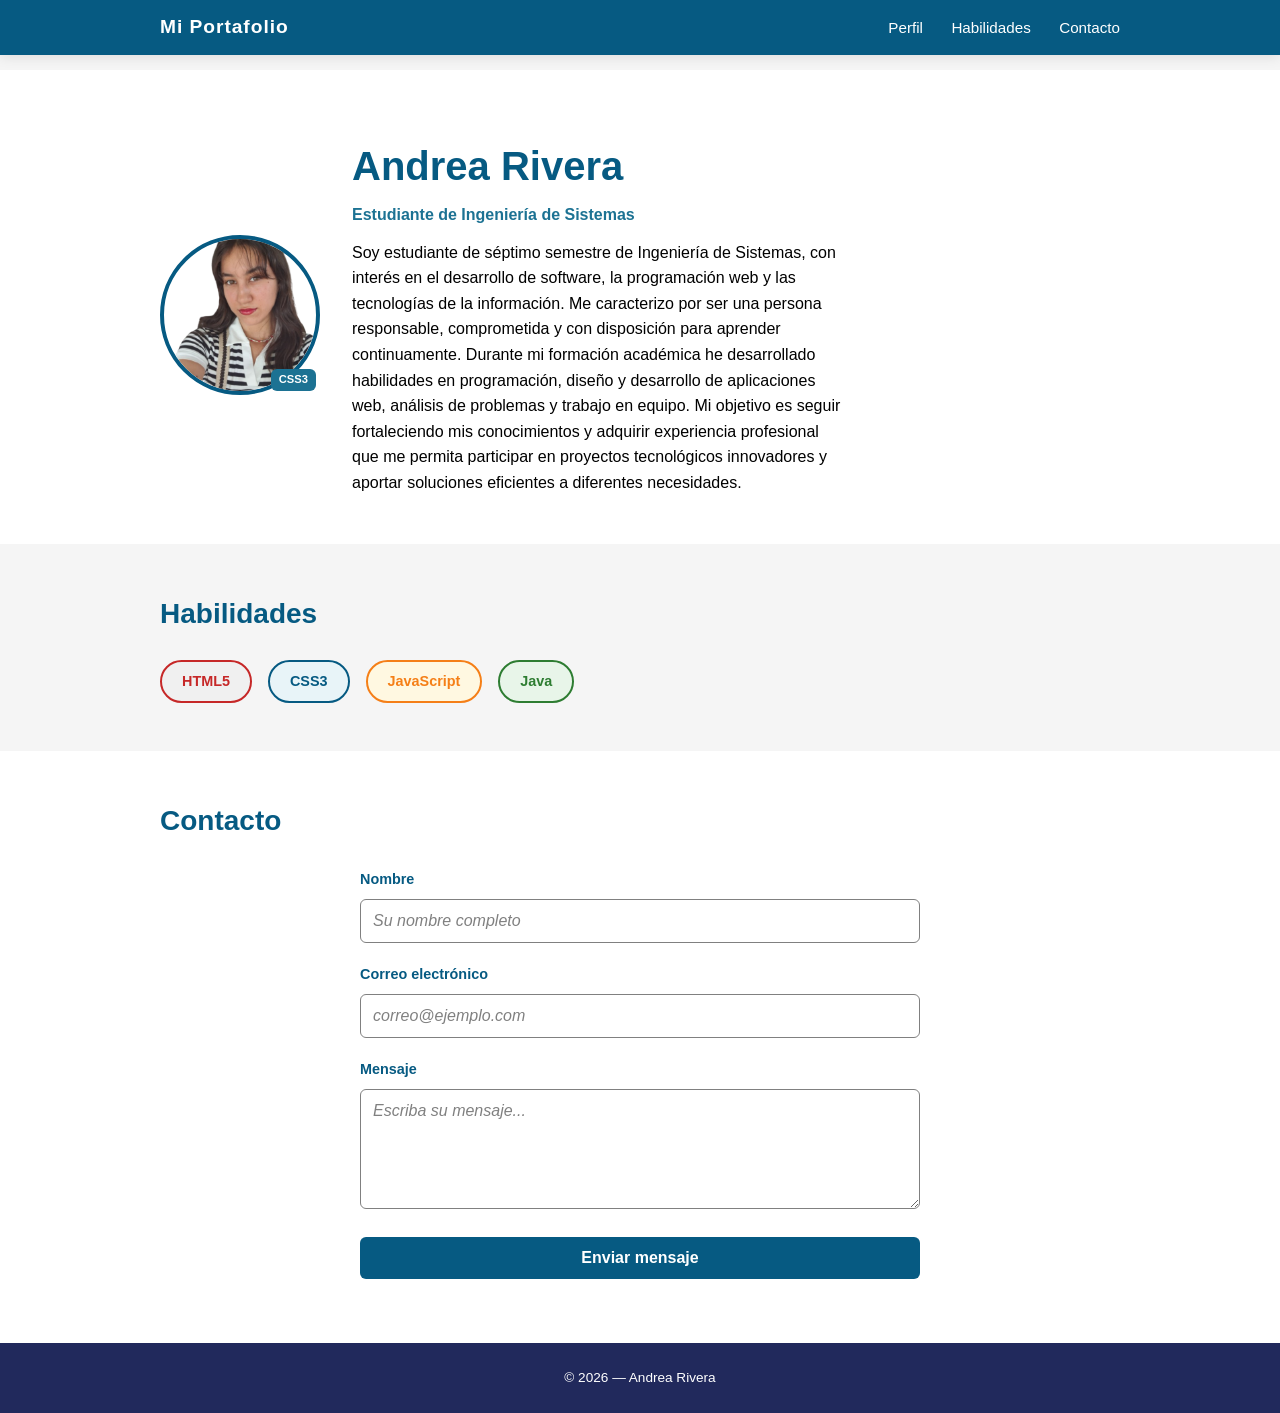
<file: parte-1-perfil-css3/index.html>
<!DOCTYPE html>
<html lang="es">
<head>
<meta charset="UTF-8">
<meta name="viewport" content="width=device-width, initial-scale=1.0">
<title>Perfil — Andrea Rivera</title>
<link rel="stylesheet" href="css/estilos.css">
</head>
<body>
<header class="site-header">
  <div class="header-inner">
    <span class="logo">Mi Portafolio</span>
    <nav class="main-nav">
      <a href="#perfil">Perfil</a>
      <a href="#habilidades">Habilidades</a>
      <a href="#contacto">Contacto</a>
    </nav>
  </div>
</header>

<main>
  <section id="perfil" class="profile-section">
    <div class="profile-card">
      <div class="avatar-wrapper">
        <img src="img/perfil.png" alt="Foto de perfil" class="avatar">
        <span class="badge">CSS3</span>
      </div>
      <div class="profile-info">
        <h1 class="profile-name">Andrea Rivera</h1>
        <p class="profile-title">Estudiante de Ingeniería de Sistemas</p>
        <p class="profile-bio">Soy estudiante de séptimo semestre de Ingeniería de Sistemas, con interés en el desarrollo de software, la programación web y las tecnologías de la información. Me caracterizo por ser una persona responsable, comprometida y con disposición para aprender continuamente. Durante mi formación académica he desarrollado habilidades en programación, diseño y desarrollo de aplicaciones web, análisis de problemas y trabajo en equipo. Mi objetivo es seguir fortaleciendo mis conocimientos y adquirir experiencia profesional que me permita participar en proyectos tecnológicos innovadores y aportar soluciones eficientes a diferentes necesidades.
</p>
      </div>
    </div>
  </section>

  <section id="habilidades" class="skills-section">
    <h2 class="section-title">Habilidades</h2>
    <ul class="skills-list">
      <li class="skill-item skill-item--html">HTML5</li>
      <li class="skill-item skill-item--css">CSS3</li>
      <li class="skill-item skill-item--js">JavaScript</li>
      <li class="skill-item skill-item--java">Java</li>
    </ul>
  </section>

  <section id="contacto" class="contact-section">
    <h2 class="section-title">Contacto</h2>
    <form class="contact-form" novalidate>
      <div class="form-group">
        <label for="nombre">Nombre</label>
        <input type="text" id="nombre" name="nombre" placeholder="Su nombre completo" required>
      </div>
      <div class="form-group">
        <label for="email">Correo electrónico</label>
        <input type="email" id="email" name="email" placeholder="correo@ejemplo.com" required>
      </div>
      <div class="form-group">
        <label for="mensaje">Mensaje</label>
        <textarea id="mensaje" name="mensaje" rows="5" placeholder="Escriba su mensaje..." required></textarea>
      </div>
      <button type="submit" class="btn-primary">Enviar mensaje</button>
    </form>
  </section>
</main>

<footer class="site-footer">
  <p>&copy; 2026 — Andrea Rivera</p>
</footer>
</body>
</html>
</file>
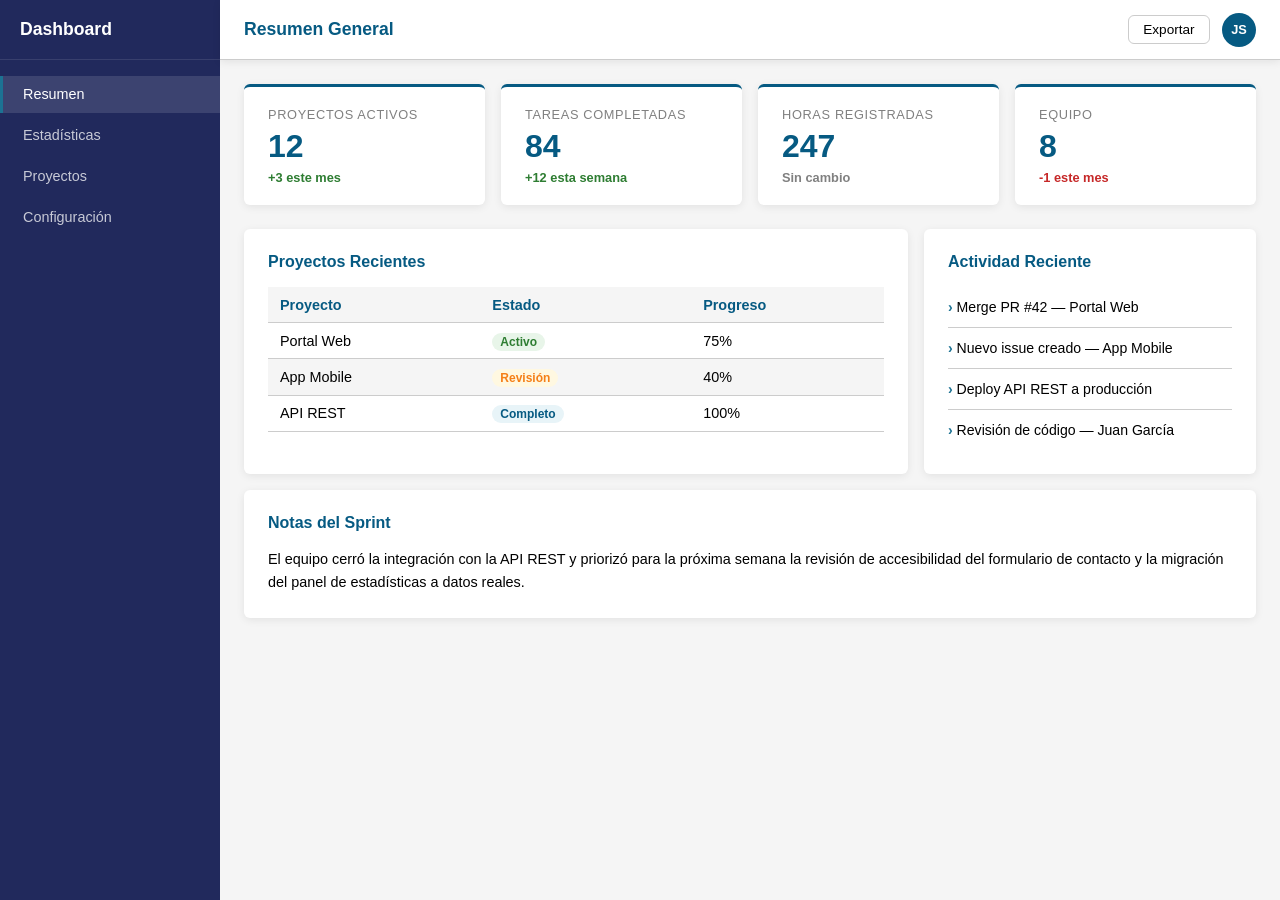
<file: parte-2-dashboard-grid/index.html>
<!DOCTYPE html>
<html lang="es">
<head>
<meta charset="UTF-8">
<meta name="viewport" content="width=device-width, initial-scale=1.0">
<title>Dashboard CSS3</title>
<link rel="stylesheet" href="css/dashboard.css">
</head>
<body>
<div class="app-layout">
  <aside class="sidebar">
    <div class="sidebar__brand">Dashboard</div>
    <nav class="sidebar__nav">
      <a href="#" class="nav-link nav-link--active">Resumen</a>
      <a href="#" class="nav-link">Estadísticas</a>
      <a href="#" class="nav-link">Proyectos</a>
      <a href="#" class="nav-link">Configuración</a>
    </nav>
  </aside>

  <header class="topbar">
    <h1 class="topbar__title">Resumen General</h1>
    <div class="topbar__actions">
      <button class="btn-icon">Exportar</button>
      <div class="avatar-mini">JS</div>
    </div>
  </header>

  <main class="dashboard-main">
    <section class="stats-row">
      <div class="stat-card">
        <span class="stat-card__label">Proyectos Activos</span>
        <span class="stat-card__value">12</span>
        <span class="stat-card__trend trend--up">+3 este mes</span>
      </div>
      <div class="stat-card">
        <span class="stat-card__label">Tareas Completadas</span>
        <span class="stat-card__value">84</span>
        <span class="stat-card__trend trend--up">+12 esta semana</span>
      </div>
      <div class="stat-card">
        <span class="stat-card__label">Horas Registradas</span>
        <span class="stat-card__value">247</span>
        <span class="stat-card__trend trend--neutral">Sin cambio</span>
      </div>
      <div class="stat-card">
        <span class="stat-card__label">Equipo</span>
        <span class="stat-card__value">8</span>
        <span class="stat-card__trend trend--down">-1 este mes</span>
      </div>
    </section>

    <section class="content-row">
      <div class="card card--main">
        <h2 class="card__title">Proyectos Recientes</h2>
        <table class="project-table">
          <thead><tr><th>Proyecto</th><th>Estado</th><th>Progreso</th></tr></thead>
          <tbody>
            <tr><td>Portal Web</td><td><span class="badge badge--active">Activo</span></td><td>75%</td></tr>
            <tr><td>App Mobile</td><td><span class="badge badge--review">Revisión</span></td><td>40%</td></tr>
            <tr><td>API REST</td><td><span class="badge badge--done">Completo</span></td><td>100%</td></tr>
          </tbody>
        </table>
      </div>

      <div class="card card--side">
        <h2 class="card__title">Actividad Reciente</h2>
        <ul class="activity-list">
          <li class="activity-item">Merge PR #42 — Portal Web</li>
          <li class="activity-item">Nuevo issue creado — App Mobile</li>
          <li class="activity-item">Deploy API REST a producción</li>
          <li class="activity-item">Revisión de código — Juan García</li>
        </ul>
      </div>

      <div class="card card--notes">
        <h2 class="card__title">Notas del Sprint</h2>
        <p class="notes-text">
          El equipo cerró la integración con la API REST y priorizó para la
          próxima semana la revisión de accesibilidad del formulario de
          contacto y la migración del panel de estadísticas a datos reales.
        </p>
      </div>
    </section>
  </main>
</div>
</body>
</html>
</file>
<file: parte-1-perfil-css3/css/estilos.css>
/* ── Reset global ── */
*, *::before, *::after { box-sizing: border-box; margin: 0; padding: 0; }

/* ── Variables CSS (Custom Properties) ── */
:root {
  --color-primary   : #065A82;
  --color-secondary : #1C7293;
  --color-dark      : #21295C;
  --color-text      : #000000;
  --color-grey      : #808080;
  --color-highlight : #E8F4F8;
  --color-bg        : #F5F5F5;
  --color-white     : #FFFFFF;

  --font-base : "Arial", Helvetica, sans-serif;
  --radius    : 6px;
  --shadow    : 0 2px 12px rgba(0,0,0,0.1);

  /* Escala de espaciado */
  --space-3xs : 0.25rem;
  --space-2xs : 0.5rem;
  --space-xs  : 0.75rem;
  --space-sm  : 1rem;
  --space-md  : 1.25rem;
  --space-lg  : 1.5rem;
  --space-xl  : 2rem;
  --space-2xl : 3rem;
  --space-3xl : 4rem;
}

/* ── Base documento ── */
html { font-size: 16px; scroll-behavior: smooth; }
body {
  font-family : var(--font-base);
  font-size   : 1rem;
  line-height : 1.6;
  color       : var(--color-text);
  background  : var(--color-bg);
}

/* ── Contenedor centrado ── */
.container { max-width: 960px; width: 90%; margin: 0 auto; }

/* ── Header fijo ── */
.site-header {
  position   : fixed;
  top        : 0;
  left       : 0;
  width      : 100%;
  background : var(--color-primary);
  z-index    : 100;
  box-shadow : var(--shadow);
}
.header-inner {
  max-width : 960px;
  width     : 90%;
  margin    : 0 auto;
  padding   : var(--space-xs) 0;
  display   : flex;
  justify-content : space-between;
  align-items     : center;
}
.logo {
  color: var(--color-white);
  font-size: 1.2rem;
  font-weight: 700;
  letter-spacing: 0.05em;
}
.main-nav a {
  color: var(--color-white);
  text-decoration: none;
  margin-left: var(--space-lg);
  font-size: 0.95rem;
  transition: opacity 0.2s;
}
.main-nav a:hover { opacity: 0.75; }

main { padding-top: 70px; }

/* ── Sección perfil ── */
.profile-section {
  padding: var(--space-3xl) 0 var(--space-2xl);
  background: var(--color-white);
}
.profile-card {
  max-width: 960px;
  width: 90%;
  margin: 0 auto;
  display: flex;
  gap: var(--space-xl);
  align-items: center;
}

/* Contexto de posicionamiento para el badge */
.avatar-wrapper {
  position: relative;
  /* Se eligió position: relative en .avatar-wrapper (en vez de aplicar
  absolute directamente sobre .profile-card) para que el contexto de
  posicionamiento del badge quede acotado al avatar mismo: así el badge
  se mueve junto con el avatar si la tarjeta cambia de layout, sin
  depender de la posición de otros elementos hermanos como el texto. */
  flex-shrink: 0;
}
.avatar {
  width: 160px;
  height: 160px;
  border-radius: 50%;
  object-fit: cover;
  border: 4px solid var(--color-primary);
  display: block;
}
.badge {
  position: absolute;
  bottom: 4px;
  right: 4px;
  background: var(--color-secondary);
  color: var(--color-white);
  font-size: 0.7rem;
  font-weight: 700;
  padding: 2px 8px;
  border-radius: var(--radius);
}

/* Tipografía fluida: crece entre 1.5rem y 2.5rem según el ancho de viewport.
Se prefiere clamp() sobre fijar 2rem y ajustar con @media porque evita
el salto brusco de tamaño en el breakpoint. */
.profile-name { font-size: clamp(1.5rem, 1rem + 2vw, 2.5rem); color: var(--color-primary); margin-bottom: var(--space-3xs); }
.profile-title { color: var(--color-secondary); font-weight: 700; margin-bottom: var(--space-xs); }
.profile-bio { color: var(--color-text); max-width: 55ch; }

.skills-section {
  padding: var(--space-2xl) 0;
  background: var(--color-bg);
}

.skills-section .section-title,
.contact-section .section-title {
  font-size: 1.75rem;
  color: var(--color-primary);
  margin-bottom: var(--space-lg);
  max-width: 960px;
  width: 90%;
  margin-left: auto;
  margin-right: auto;
}

.skills-list {
  list-style: none;
  display: flex;
  gap: var(--space-sm);
  flex-wrap: wrap;
  max-width: 960px;
  width: 90%;
  margin: 0 auto;
}

/* Se eligió el combinador de hijo directo (>) en vez del selector
descendente a propósito: si en el futuro se agrupan skills en
sub-listas, el hijo directo solo afecta a los <li> pegados a
.skills-list y no a los de esas sub-listas anidadas. */
.skills-list > .skill-item {
  padding: var(--space-2xs) var(--space-md);
  border-radius: 2rem;
  font-weight: 700;
  font-size: 0.9rem;
  cursor: default;
  transition: transform 0.15s ease;
}
.skills-list > .skill-item:hover { transform: translateY(-2px); }

.skill-item--html { background: #F0F0F0; color: #C62828; border: 2px solid #C62828; }
.skill-item--css  { background: #E8F4F8; color: #065A82; border: 2px solid #065A82; }
.skill-item--js   { background: #FFF8E1; color: #F57F17; border: 2px solid #F57F17; }
.skill-item--java { background: #E8F5E9; color: #2E7D32; border: 2px solid #2E7D32; }

.contact-section {
  padding: var(--space-2xl) 0 var(--space-3xl);
  background: var(--color-white);
}
.contact-form {
  max-width: 560px;
  width: 90%;
  margin: 0 auto;
}
.form-group { margin-bottom: var(--space-md); }
.form-group label {
  display: block;
  font-weight: 700;
  font-size: 0.9rem;
  color: var(--color-primary);
  margin-bottom: var(--space-2xs);
}

input[type="text"],
input[type="email"],
textarea {
  width: 100%;
  padding: var(--space-xs);
  border: 1px solid var(--color-grey);
  border-radius: var(--radius);
  font-family: inherit;
  font-size: 1rem;
  color: var(--color-text);
  background: var(--color-white);
  transition: border-color 0.2s, box-shadow 0.2s;
}

input:focus, textarea:focus {
  outline: none;
  border-color: var(--color-primary);
  box-shadow: 0 0 0 3px rgba(6, 90, 130, 0.2);
}

::placeholder { color: var(--color-grey); font-style: italic; }
textarea { resize: vertical; min-height: 120px; }

.btn-primary {
  display: block;
  width: 100%;
  padding: var(--space-xs);
  background: var(--color-primary);
  color: var(--color-white);
  border: none;
  border-radius: var(--radius);
  font-size: 1rem;
  font-weight: 700;
  cursor: pointer;
  transition: background-color 0.2s, transform 0.1s;
}
.btn-primary:hover { background: var(--color-secondary); }
.btn-primary:active { transform: scale(0.98); }

:root {
  /* ...variables existentes... */
  --color-error: #C62828;
}

/* Estrategia A elegida: solo se activa después de que el usuario
escriba algo, evitando que los campos vacíos se vean en rojo al
cargar la página. No requiere !important porque su especificidad
(0,0,2,0) es igual a la de :focus (0,0,2,0) del Paso 7, y al
declararse después en el archivo, gana en empate de especificidad
sin afectar el comportamiento normal de :focus. */
input:invalid:not(:placeholder-shown),
textarea:invalid:not(:placeholder-shown) {
  border-color: var(--color-error);
}

.site-footer {
  text-align: center;
  padding: var(--space-lg);
  background: var(--color-dark);
  color: var(--color-white);
  font-size: 0.85rem;
}
</file>
<file: parte-2-dashboard-grid/css/dashboard.css>
*, *::before, *::after { box-sizing: border-box; margin: 0; padding: 0; }

:root {
  --sidebar-w : 220px;
  --topbar-h  : 60px;
  --primary   : #065A82;
  --secondary : #1C7293;
  --dark      : #21295C;
  --bg        : #F5F5F5;
  --white     : #FFFFFF;
  --text      : #000000;
  --grey      : #808080;
  --border    : #CCCCCC;
  --radius    : 6px;
  --shadow    : 0 2px 8px rgba(0,0,0,0.08);
}

html, body { height: 100%; font-family: Arial, Helvetica, sans-serif; }
body { background: var(--bg); color: var(--text); font-size: 16px; }

.app-layout {
  display: grid;
  min-height: 100vh;
  grid-template-columns: var(--sidebar-w) 1fr;
  grid-template-rows: var(--topbar-h) 1fr;
  grid-template-areas:
    "sidebar topbar"
    "sidebar main";
}
.sidebar { grid-area: sidebar; }
.topbar { grid-area: topbar; }
.dashboard-main { grid-area: main; }

.sidebar {
  background: var(--dark);
  display: flex;
  flex-direction: column;
  padding: 0;
  overflow-y: auto;
}
.sidebar__brand {
  padding: 0 1.25rem;
  height: var(--topbar-h);
  display: flex;
  align-items: center;
  font-size: 1.1rem;
  font-weight: 700;
  color: var(--white);
  border-bottom: 1px solid rgba(255,255,255,0.1);
  flex-shrink: 0;
}
.sidebar__nav {
  display: flex;
  flex-direction: column;
  padding: 1rem 0;
  gap: 0.25rem;
}
.nav-link {
  display: block;
  padding: 0.65rem 1.25rem;
  color: rgba(255,255,255,0.75);
  text-decoration: none;
  font-size: 0.9rem;
  transition: background 0.15s, color 0.15s;
  border-left: 3px solid transparent;
}
.nav-link:hover { background: rgba(255,255,255,0.08); color: var(--white); }
.nav-link--active { background: rgba(255,255,255,0.12); color: var(--white); border-left-color: var(--secondary); }

.topbar {
  background: var(--white);
  border-bottom: 1px solid var(--border);
  display: flex;
  align-items: center;
  justify-content: space-between;
  padding: 0 1.5rem;
  box-shadow: var(--shadow);
}
.topbar__title { font-size: 1.1rem; font-weight: 700; color: var(--primary); }
.topbar__actions { display: flex; align-items: center; gap: 0.75rem; }
.btn-icon {
  padding: 0.4rem 0.9rem;
  border: 1px solid var(--border);
  border-radius: var(--radius);
  background: var(--white);
  cursor: pointer;
  font-size: 0.85rem;
  transition: background 0.15s;
}
.btn-icon:hover { background: var(--bg); }
.avatar-mini {
  width: 34px;
  height: 34px;
  border-radius: 50%;
  background: var(--primary);
  color: var(--white);
  display: flex;
  align-items: center;
  justify-content: center;
  font-size: 0.8rem;
  font-weight: 700;
}

.dashboard-main {
  padding: 1.5rem;
  overflow-y: auto;
}

.stats-row {
  display: grid;
  grid-template-columns: repeat(auto-fill, minmax(200px, 1fr));
  gap: 1rem;
  margin-bottom: 1.5rem;
}
.stat-card {
  background: var(--white);
  border-radius: var(--radius);
  padding: 1.25rem 1.5rem;
  box-shadow: var(--shadow);
  display: flex;
  flex-direction: column;
  gap: 0.5rem;
  border-top: 3px solid var(--primary);
}
.stat-card__label { font-size: 0.8rem; color: var(--grey); text-transform: uppercase; letter-spacing: 0.05em; }
.stat-card__value { font-size: 2rem; font-weight: 700; color: var(--primary); line-height: 1; }
.stat-card__trend { font-size: 0.8rem; font-weight: 700; }
.trend--up { color: #2E7D32; }
.trend--down { color: #C62828; }
.trend--neutral { color: var(--grey); }

.content-row {
  display: grid;
  grid-template-columns: 2fr 1fr;
  gap: 1rem;
}
.card {
  background: var(--white);
  border-radius: var(--radius);
  padding: 1.5rem;
  box-shadow: var(--shadow);
}
.card__title { font-size: 1rem; font-weight: 700; color: var(--primary); margin-bottom: 1rem; }

/* Colocación explícita: de la línea 1 a la línea -1 (última línea del
grid) → ocupa todas las columnas de .content-row en vez de caer en
una sola celda por auto-placement. Se usa -1 en vez de un número fijo
porque en el Paso 7 .content-row pasa a una sola columna, y 1 / -1
sigue ocupando el ancho completo sin crear una columna implícita. */
.card--notes { grid-column: 1 / -1; }
.notes-text { font-size: 0.9rem; color: var(--text); line-height: 1.6; }

.project-table { width: 100%; border-collapse: collapse; font-size: 0.9rem; }
.project-table th, .project-table td { padding: 0.6rem 0.75rem; text-align: left; border-bottom: 1px solid var(--border); }
.project-table thead th { font-weight: 700; color: var(--primary); background: var(--bg); }

/* Franjas zebra declaradas antes de :hover para que el hover, con la
misma especificidad pero declarado después, siga ganando sobre
cualquier fila, par o impar */
.project-table tbody tr:nth-child(even) { background: var(--bg); }
.project-table tbody tr:hover { background: #F0F7FA; }

.badge { padding: 2px 8px; border-radius: 2rem; font-size: 0.75rem; font-weight: 700; }
.badge--active { background: #E8F5E9; color: #2E7D32; }
.badge--review { background: #FFF8E1; color: #F57F17; }
.badge--done { background: #E8F4F8; color: #065A82; }

.activity-list { list-style: none; display: flex; flex-direction: column; gap: 0; }
.activity-item {
  padding: 0.75rem 0;
  border-bottom: 1px solid var(--border);
  font-size: 0.88rem;
  color: var(--text);
}
.activity-item:last-child { border-bottom: none; }
.activity-item::before { content: "› "; color: var(--secondary); font-weight: 700; }

@media (max-width: 700px) {
  .app-layout {
    grid-template-columns: 1fr;
    grid-template-rows: auto var(--topbar-h) 1fr;
    grid-template-areas:
      "topbar"
      "sidebar"
      "main";
  }
  .content-row {
    grid-template-columns: 1fr;
  }
}
</file>
